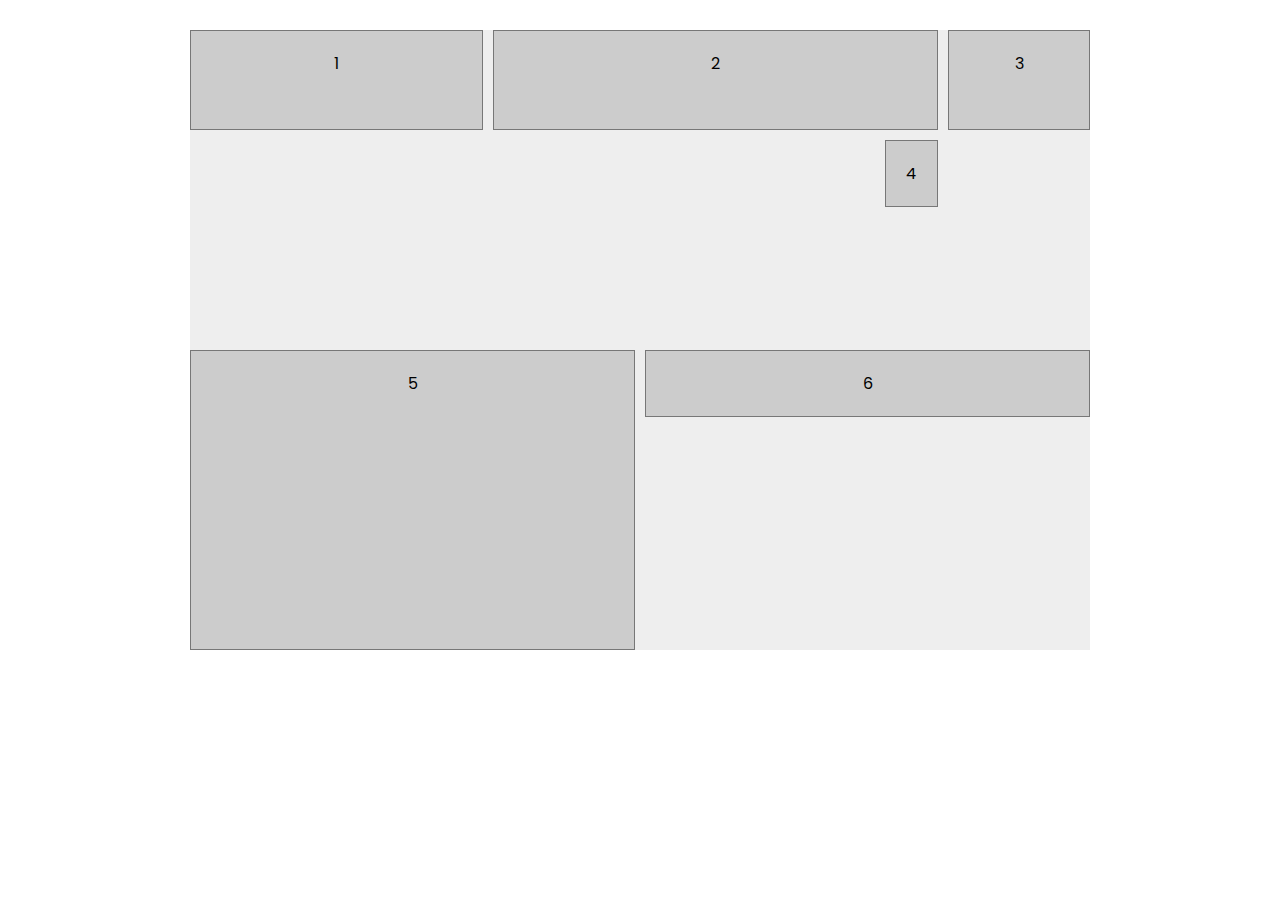
<file: 1 - basics/index.html>
<!DOCTYPE html>
<html lang="en">
  <head>
    <meta charset="UTF-8" />
    <meta name="viewport" content="width=device-width, initial-scale=1.0" />
    <link rel="preconnect" href="https://fonts.googleapis.com" />
    <link rel="preconnect" href="https://fonts.gstatic.com" crossorigin />
    <link rel="stylesheet" href="style.css" />
    <title>CSS Grid Basics</title>
  </head>
  <body>
    <div class="grid-container">
      <div>1</div>
      <div>2</div>
      <div>3</div>
      <div>4</div>
      <div>5</div>
      <div>6</div>
    </div>
  </body>
</html>
</file>
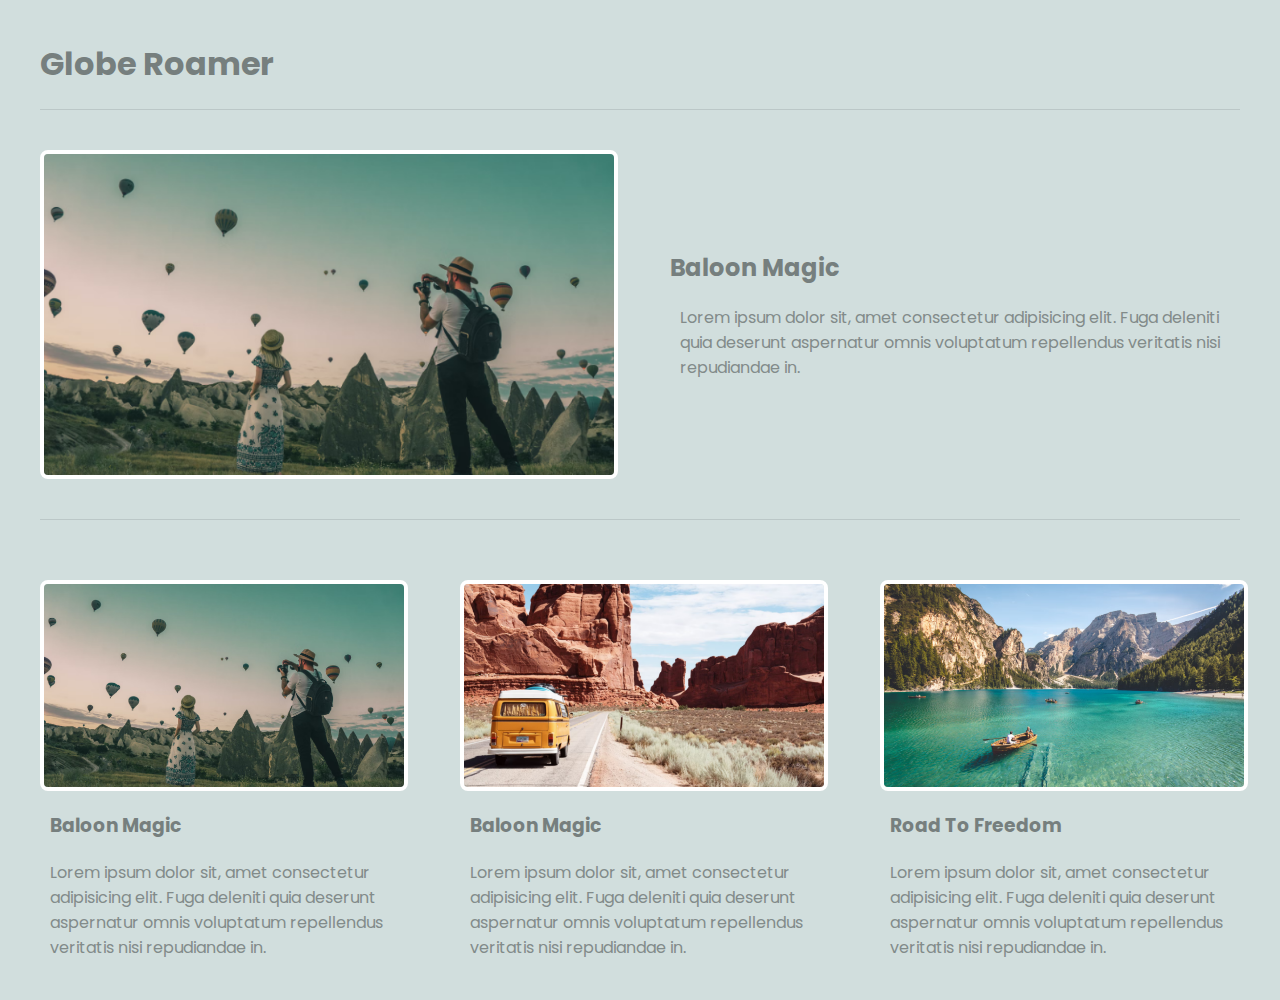
<file: 2 - multi-column/index.html>
<html lang="en">
  <head>
    <meta charset="UTF-8" />
    <meta http-equiv="X-UA-Compatible" content="IE=edge" />
    <meta name="viewport" content="width=device-width, initial-scale=1.0" />
    <title>Multi Column Blog Layout</title>
    <link rel="stylesheet" href="styles.css" />
  </head>
  <body>
    <header>
      <h1>Globe Roamer</h1>
    </header>
    <main class="grid-container">
      <article class="featured">
        <img src="./img/1.png" alt="featured img" />
        <div>
          <h2>Baloon Magic</h2>
          <p>
            Lorem ipsum dolor sit, amet consectetur adipisicing elit. Fuga
            deleniti quia deserunt aspernatur omnis voluptatum repellendus
            veritatis nisi repudiandae in.
          </p>
        </div>
      </article>
      <article>
        <img src="./img/1.png" alt="article img" />
        <div>
          <h3>Baloon Magic</h3>
          <p>
            Lorem ipsum dolor sit, amet consectetur adipisicing elit. Fuga
            deleniti quia deserunt aspernatur omnis voluptatum repellendus
            veritatis nisi repudiandae in.
          </p>
        </div>
      </article>
      <article>
        <img src="./img/2.png" alt="article img" />
        <div>
          <h3>Baloon Magic</h3>
          <p>
            Lorem ipsum dolor sit, amet consectetur adipisicing elit. Fuga
            deleniti quia deserunt aspernatur omnis voluptatum repellendus
            veritatis nisi repudiandae in.
          </p>
        </div>
      </article>
      <article>
        <img src="./img/3.png" alt="article img" />
        <div>
          <h3>Road To Freedom</h3>
          <p>
            Lorem ipsum dolor sit, amet consectetur adipisicing elit. Fuga
            deleniti quia deserunt aspernatur omnis voluptatum repellendus
            veritatis nisi repudiandae in.
          </p>
        </div>
      </article>
    </main>
  </body>
</html>
</file>
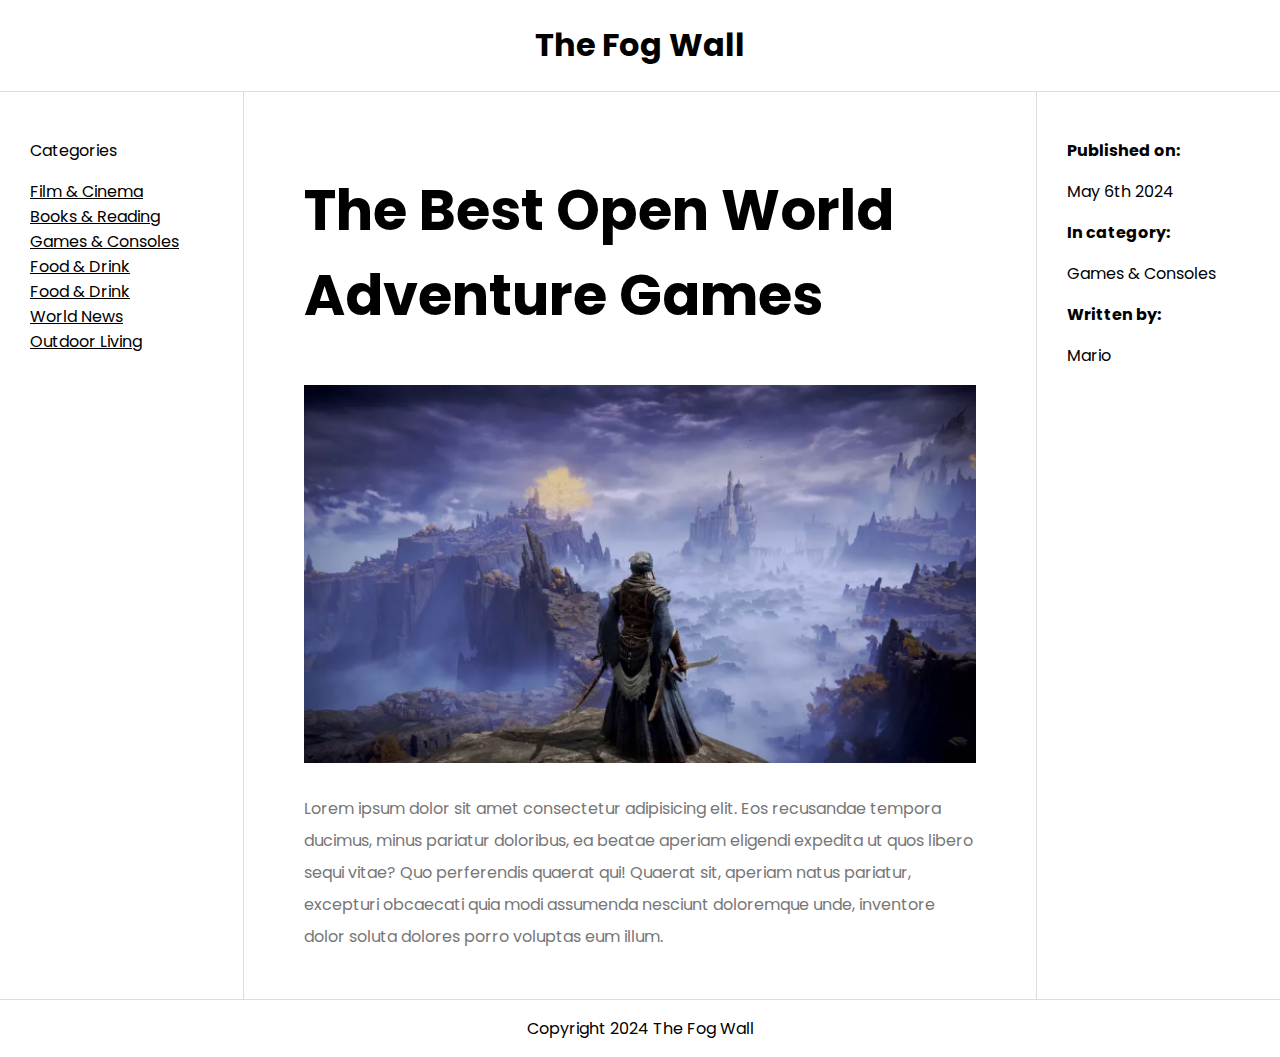
<file: 3 - holy-grail/index.html>
<html lang="en">
  <head>
    <meta charset="UTF-8" />
    <meta http-equiv="X-UA-Compatible" content="IE=edge" />
    <meta name="viewport" content="width=device-width, initial-scale=1.0" />
    <title>Holy Grail Layout</title>
    <link rel="stylesheet" href="styles.css" />
  </head>
  <body>
    <div class="grid-container">
      <header>
        <h1>The Fog Wall</h1>
      </header>
      <nav>
        <p>Categories</p>
        <li>Film & Cinema</li>
        <li>Books & Reading</li>
        <li>Games & Consoles</li>
        <li>Food & Drink</li>
        <li>Food & Drink</li>
        <li>World News</li>
        <li>Outdoor Living</li>
      </nav>
      <article>
        <h2>The Best Open World Adventure Games</h2>
        <img src="img/banner.png" alt="article banner" />
        <p>
          Lorem ipsum dolor sit amet consectetur adipisicing elit. Eos
          recusandae tempora ducimus, minus pariatur doloribus, ea beatae
          aperiam eligendi expedita ut quos libero sequi vitae? Quo perferendis
          quaerat qui! Quaerat sit, aperiam natus pariatur, excepturi obcaecati
          quia modi assumenda nesciunt doloremque unde, inventore dolor soluta
          dolores porro voluptas eum illum.
        </p>
      </article>
      <aside>
        <ul>
          <li>
            <p><strong>Published on:</strong></p>
            <p>May 6th 2024</p>
          </li>
          <li>
            <p><strong>In category:</strong></p>
            <p>Games & Consoles</p>
          </li>
          <li>
            <p><strong>Written by:</strong></p>
            <p>Mario</p>
          </li>
        </ul>
      </aside>
      <footer>
        <p>Copyright 2024 The Fog Wall</p>
      </footer>
    </div>
  </body>
</html>
</file>
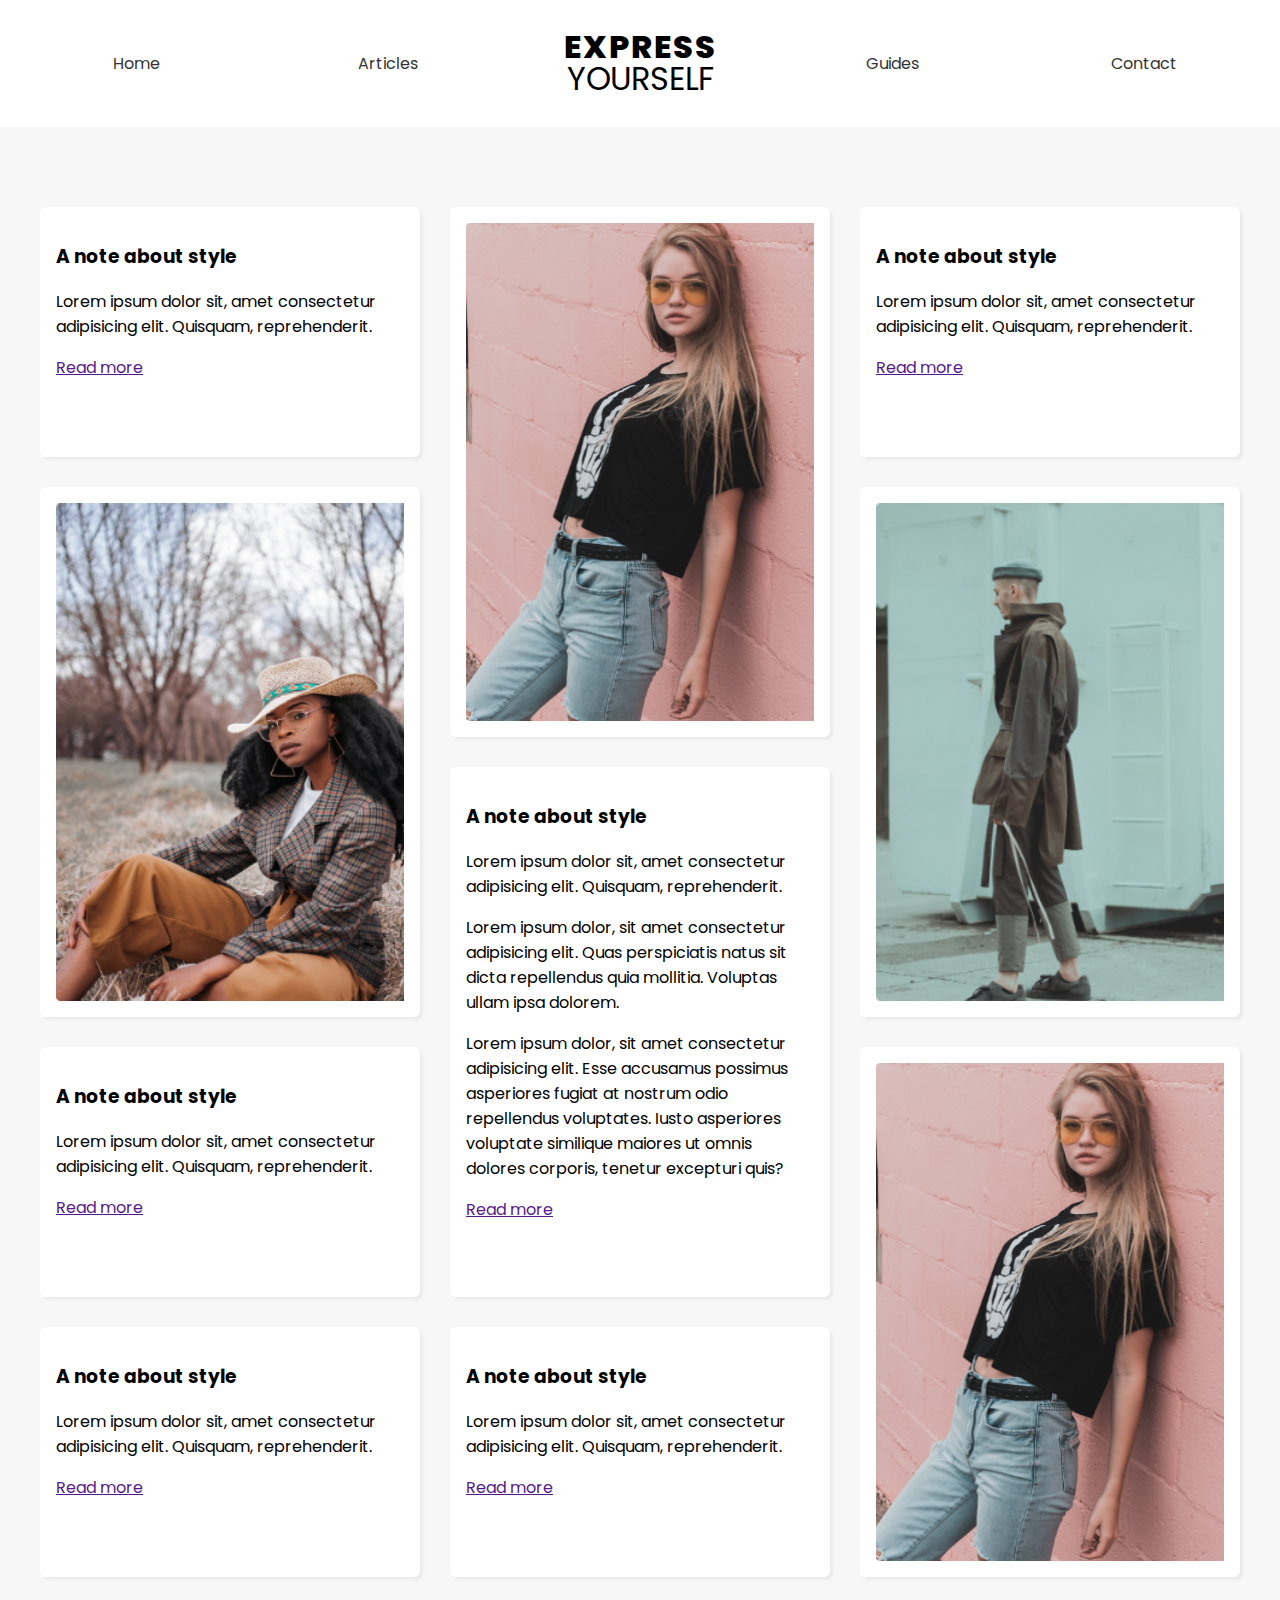
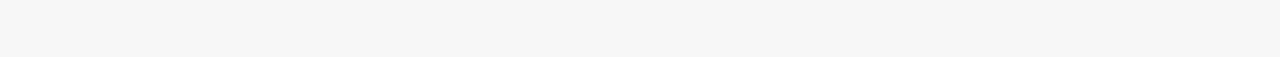
<file: 4 - masonry/index.html>
<html lang="en">
  <head>
    <meta charset="UTF-8" />
    <meta http-equiv="X-UA-Compatible" content="IE=edge" />
    <meta name="viewport" content="width=device-width, initial-scale=1.0" />
    <link rel="stylesheet" href="styles.css" />
    <title>Masonry Style Layout</title>
  </head>
  <body>
    <header>
      <nav>
        <a href="/">Home</a>
        <a href="/">Articles</a>
        <h1>
          <div>Express</div>
          <div>Yourself</div>
        </h1>
        <a href="/">Guides</a>
        <a href="/">Contact</a>
      </nav>
    </header>
    <main>
      <div class="short">
        <h3>A note about style</h3>
        <p>
          Lorem ipsum dolor sit, amet consectetur adipisicing elit. Quisquam,
          reprehenderit.
        </p>
        <a href="">Read more</a>
      </div>
      <div class="tall">
        <img src="img/1.png" alt="model" />
      </div>
      <div class="short">
        <h3>A note about style</h3>
        <p>
          Lorem ipsum dolor sit, amet consectetur adipisicing elit. Quisquam,
          reprehenderit.
        </p>
        <a href="">Read more</a>
      </div>
      <div class="tall">
        <img src="img/2.png" alt="model" />
      </div>
      <div class="tall">
        <img src="img/3.png" alt="model" />
      </div>
      <div class="tall">
        <h3>A note about style</h3>
        <p>
          Lorem ipsum dolor sit, amet consectetur adipisicing elit. Quisquam,
          reprehenderit.
        </p>
        <p>
          Lorem ipsum dolor, sit amet consectetur adipisicing elit. Quas
          perspiciatis natus sit dicta repellendus quia mollitia. Voluptas ullam
          ipsa dolorem.
        </p>
        <p>
          Lorem ipsum dolor, sit amet consectetur adipisicing elit. Esse
          accusamus possimus asperiores fugiat at nostrum odio repellendus
          voluptates. Iusto asperiores voluptate similique maiores ut omnis
          dolores corporis, tenetur excepturi quis?
        </p>
        <a href="">Read more</a>
      </div>
      <div class="short">
        <h3>A note about style</h3>
        <p>
          Lorem ipsum dolor sit, amet consectetur adipisicing elit. Quisquam,
          reprehenderit.
        </p>
        <a href="">Read more</a>
      </div>
      <div class="tall">
        <img src="img/1.png" alt="model" />
      </div>
      <div class="short">
        <h3>A note about style</h3>
        <p>
          Lorem ipsum dolor sit, amet consectetur adipisicing elit. Quisquam,
          reprehenderit.
        </p>
        <a href="">Read more</a>
      </div>
      <div class="short">
        <h3>A note about style</h3>
        <p>
          Lorem ipsum dolor sit, amet consectetur adipisicing elit. Quisquam,
          reprehenderit.
        </p>
        <a href="">Read more</a>
      </div>
    </main>
  </body>
</html>
</file>
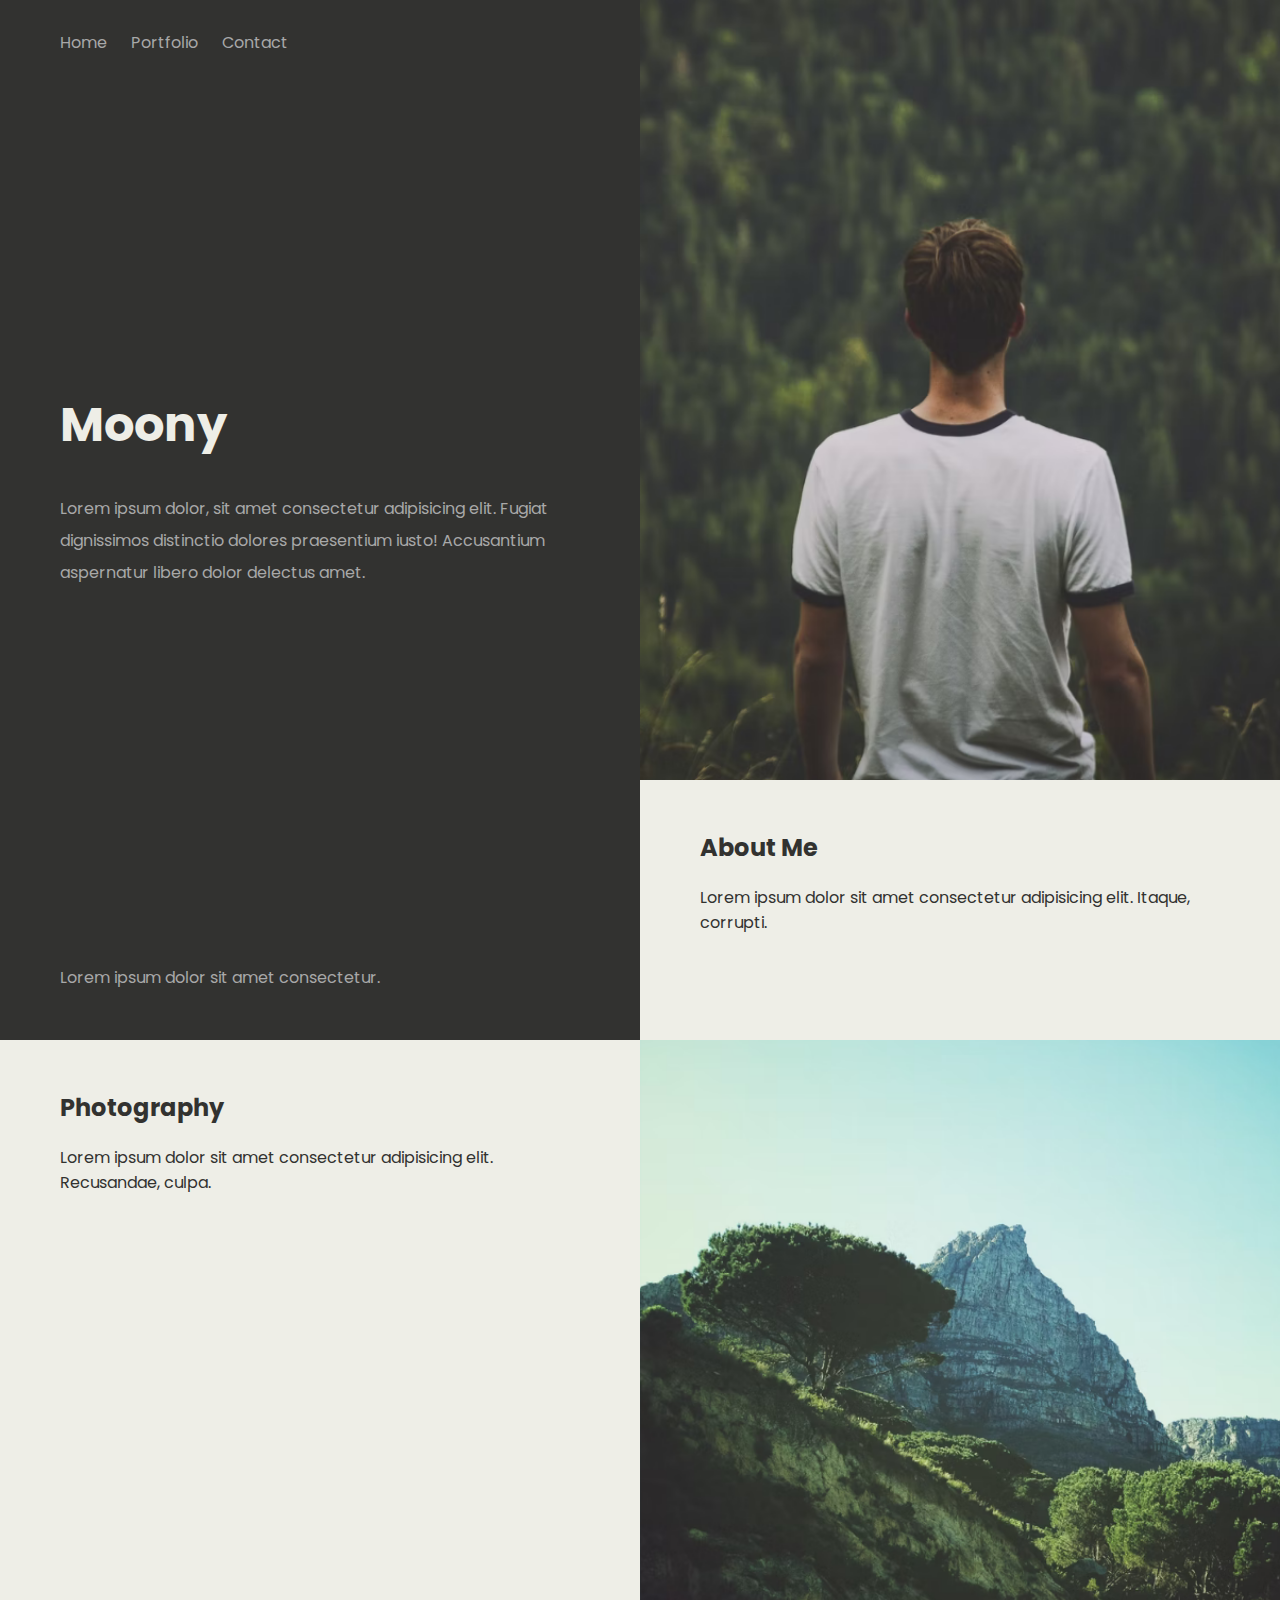
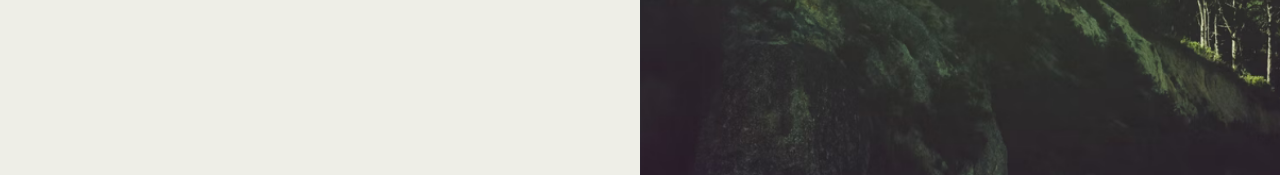
<file: 5 - portfolio/index.html>
<html lang="en">
<head>
  <meta charset="UTF-8">
  <meta http-equiv="X-UA-Compatible" content="IE=edge">
  <meta name="viewport" content="width=device-width, initial-scale=1.0">
  <title>Portfolio Full-Screen Layout</title>
  <link rel="stylesheet" href="styles.css">
</head>
<body>
  <main>
    <div class="panel welcome">
      <nav>
        <a href="">Home</a>
        <a href="">Portfolio</a>
        <a href="">Contact</a>
      </nav>
      <div>
        <h1>Moony</h1>
        <p>Lorem ipsum dolor, sit amet consectetur adipisicing elit. Fugiat dignissimos distinctio dolores praesentium iusto! Accusantium aspernatur libero dolor delectus amet.</p>
      </div>
      <footer>
        <p>Lorem ipsum dolor sit amet consectetur.</p>
      </footer>
    </div>
    <div class="panel about">
      <img src="img/1.png" alt="main pic">
      <div class="text">
        <h2>About Me</h2>
        <p>Lorem ipsum dolor sit amet consectetur adipisicing elit. Itaque, corrupti.</p>
      </div>
    </div>
    <div class="panel photos">
      <div class="text">
        <h2>Photography</h2>
        <p>Lorem ipsum dolor sit amet consectetur adipisicing elit. Recusandae, culpa.</p>
      </div>
      <img src="img/2.png" alt="landscape pic">
    </div>
  </main>
</body>
</html>
</file>
<file: 1 - basics/style.css>
@import url("https://fonts.googleapis.com/css2?family=Poppins:wght@200;400;500;600;800&family=VT323&display=swap");

* {
  box-sizing: border-box;
}

body {
  margin: 30px;
  font-family: "Poppins", system-ui, -apple-system, BlinkMacSystemFont,
    "Segoe UI", Roboto, Oxygen, Ubuntu, Cantarell, "Open Sans", "Helvetica Neue",
    sans-serif;
}

.grid-container {
  display: grid;
  grid-template-columns: repeat(6, 1fr);
  grid-template-rows: 100px 200px 300px;
  gap: 10px;
  justify-items: stretch;
  align-items: stretch;
  max-width: 900px;
  margin: 0 auto;
  background-color: #eee;
}

.grid-container > div {
  padding: 20px;
  background-color: #ccc;
  text-align: center;
  border: 1px solid #777;
}

.grid-container > div:nth-child(1) {
  grid-column: span 2;
}

.grid-container > div:nth-child(2) {
  grid-column: span 3;
}

.grid-container > div:nth-child(3) {
  grid-column: span 1;
}

.grid-container > div:nth-child(4) {
  grid-column: 2 / 6;
  align-self: start;
  justify-self: end;
}

.grid-container > div:nth-child(5) {
  grid-column: span 3;
}

.grid-container > div:nth-child(6) {
  grid-column: span 3;
  align-self: start;
}
</file>
<file: 2 - multi-column/styles.css>
@import url("https://fonts.googleapis.com/css2?family=Poppins:wght@200;400;500;600;800&family=VT323&display=swap");

body {
  margin: 20px;
  font-family: "Poppins";
  background: #d1dedd;
}

ul,
li {
  padding: 0;
  list-style-type: none;
}

h1,
h2,
h3 {
  color: #767f7e;
}

p {
  color: #828b8a;
}

header {
  max-width: 1200px;
  margin: 40px auto;
  border-bottom: 1px solid #bbc7c7;
}

article p,
article h3 {
  margin: 20px 10px;
}

article img {
  width: 100%;
  border: 4px solid #fff;
  border-radius: 8px;
  aspect-ratio: 16 / 9;
  object-fit: cover;
}

.grid-container {
  max-width: 1200px;
  display: grid;
  grid-template-columns: repeat(3, 1fr);
  margin: 20px auto;
  gap: 60px;
}

.featured {
  display: grid;
  grid-template-columns: 1fr 1fr;
  grid-column: 1 / -1;
  padding-bottom: 40px;
  gap: 60px;
  border-bottom: 1px solid #bbc7c7;
}

.featured > div {
  align-self: center;
}

@media screen and (max-width: 980px) {
  article {
    display: grid;
    grid-template-columns: 1fr 1fr;
    grid-column: span 3;
    gap: 60px;
  }
}

@media screen and (max-width: 760px) {
  article,
  article.featured {
    display: block;
  }
}
</file>
<file: 3 - holy-grail/styles.css>
@import url("https://fonts.googleapis.com/css2?family=Poppins:wght@200;400;500;600;800&family=VT323&display=swap");

body {
  margin: 0;
  font-family: "Poppins";
}

ul,
li {
  padding: 0;
  list-style-type: none;
}

header {
  grid-column: span 3;
  text-align: center;
  border-bottom: 1px solid #ddd;
}

nav {
  padding: 30px;
  border-right: 1px solid #ddd;
}

nav li {
  text-decoration: underline;
}

article {
  padding: 30px;
}

article h2 {
  max-width: 800px;
  font-size: 3.5em;
}

article img {
  width: 100%;
}

article p {
  margin-top: 30px;
  color: #777;
  line-height: 2rem;
}

aside {
  padding: 30px;
  border-left: 1px solid #ddd;
}

footer {
  grid-column: span 3;
  text-align: center;
  border-top: 1px solid #ddd;
}

.grid-container {
  display: grid;
  grid-template-columns: 1fr 3fr 1fr;
  column-gap: 30px;
}

@media screen and (max-width: 1200px) {
  nav {
    grid-column: span 3;
    border-right: 0;
    border-bottom: 1px solid #ddd;
  }

  nav li {
    display: inline-block;
    margin-right: 10px;
  }

  article {
    grid-column: span 2;
  }

  aside {
    padding: 16px;
  }
}

@media screen and (max-width: 980px) {
  nav,
  article,
  aside {
    grid-column: span 3;
  }

  aside {
    border-left: 0;
    border-top: 1px solid #ddd;
  }

  article h2 {
    font-size: 2.5rem;
  }
}
</file>
<file: 4 - masonry/styles.css>
@import url("https://fonts.googleapis.com/css2?family=Poppins:wght@200;400;500;600;800&family=VT323&display=swap");

body {
  margin: 0;
  font-family: "Poppins";
  background: #f7f7f7;
}

header {
  background: #fff;
  padding: 10px;
}

nav {
  max-width: 1400px;
  display: grid;
  grid-template-columns: repeat(5, 1fr);
  margin: 0 auto;
  align-items: center;
  text-align: center;
}

nav a {
  text-decoration: none;
  color: #333;
}

nav h1 {
  text-transform: uppercase;
  line-height: 1em;
}

nav div:first-child {
  font-weight: 800;
  letter-spacing: 1.5px;
}

nav div:last-child {
  font-weight: 400;
}

main {
  display: grid;
  max-width: 1200px;
  grid-template-columns: repeat(3, 1fr);
  grid-auto-rows: 250px;
  padding: 20px;
  gap: 30px;
  margin: 60px auto;
}

main div {
  background-color: #fff;
  overflow: hidden;
  border-radius: 6px;
  border: 16px solid #fff;
  box-shadow: 3px 3px 3px rgba(0, 0, 0, 0.05);
}

img {
  min-width: 100%;
  height: 100%;
}

main .short {
  grid-row: span 1;
}

main .tall {
  grid-row: span 2;
}

@media screen and (max-width: 960px) {
  main {
    grid-template-columns: 1fr 1fr;
  }
}

@media screen and (max-width: 620px) {
  main {
    grid-template-columns: 1fr;
    margin: 20px auto;
    max-width: 400px;
  }

  nav {
    grid-template-columns: repeat(4, 1fr);
  }

  nav h1 {
    grid-column: 1 / -1;
    grid-row: 1;
  }
}
</file>
<file: 5 - portfolio/styles.css>
@import url('https://fonts.googleapis.com/css2?family=Poppins:wght@200;400;500;600;800&family=VT323&display=swap');

body {
  margin: 0;
  font-family: "Poppins";
}

main {
  display: grid;
  grid-template-columns: 1.2fr 1fr 1fr;
  min-height: 100%;
}
.panel {
  display: grid;
  grid-template-columns: 1fr;
}
.panel .text {
  background: #eeeee7;
  color: #323230;
  padding: 30px 60px;
}

/* welcome panel */
.panel.welcome {
  background: #323230;
  padding: 30px 60px;
  grid-auto-rows: 1fr;
}
.panel.welcome nav a {
  color: #a8a8a8;
  text-decoration: none;
  margin-right: 20px;
}
.panel.welcome p {
  color: #a8a8a8;
  max-width: 540px;
  line-height: 2em;
}
.panel.welcome h1 {
  color: #eeeee7;
  font-size: 3em;
}
.panel.welcome footer {
  align-self: end;
}

/* about panel */
.panel.about {
  grid-template-rows: 3fr 1fr;
  overflow: hidden;
}
.panel.about img {
  min-height: 100%;
  min-width: 100%;
}

/* photos panel */
.panel.photos {
  grid-template-rows: 1fr 3fr;
  overflow: hidden;
}
.panel.photos img {
  min-height: 100%;
  min-width: 100%;
}

@media screen and (max-width: 1400px) {
  main {
    grid-template-columns: 1fr 1fr;
  }
  .panel.photos {
    grid-column: span 2;
    grid-template-columns: 1fr 1fr;
    grid-template-rows: 1fr;
  }
}
@media screen and (max-width: 960px) {
  main {
    grid-template-columns: 1fr;
    grid-template-rows: 500px 400px 400px;
  }
  .panel.about {
    grid-column: span 2;
    grid-template-columns: 1fr 1fr;
    grid-template-rows: 1fr;
  }
  .panel img {
    width: 100%;
  }
}
@media screen and (max-width: 680px) {
  main {
    grid-template-rows: 700px 600px 600px;
  }
  .panel.about, .panel.photos {
    grid-column: span 1;
    grid-template-columns: 1fr;
    grid-template-rows: 1fr 1fr;
    border-bottom: 1px solid #dcdcd0;
  }
  
  .panel img {
    width: 100%;
  }
}
</file>
